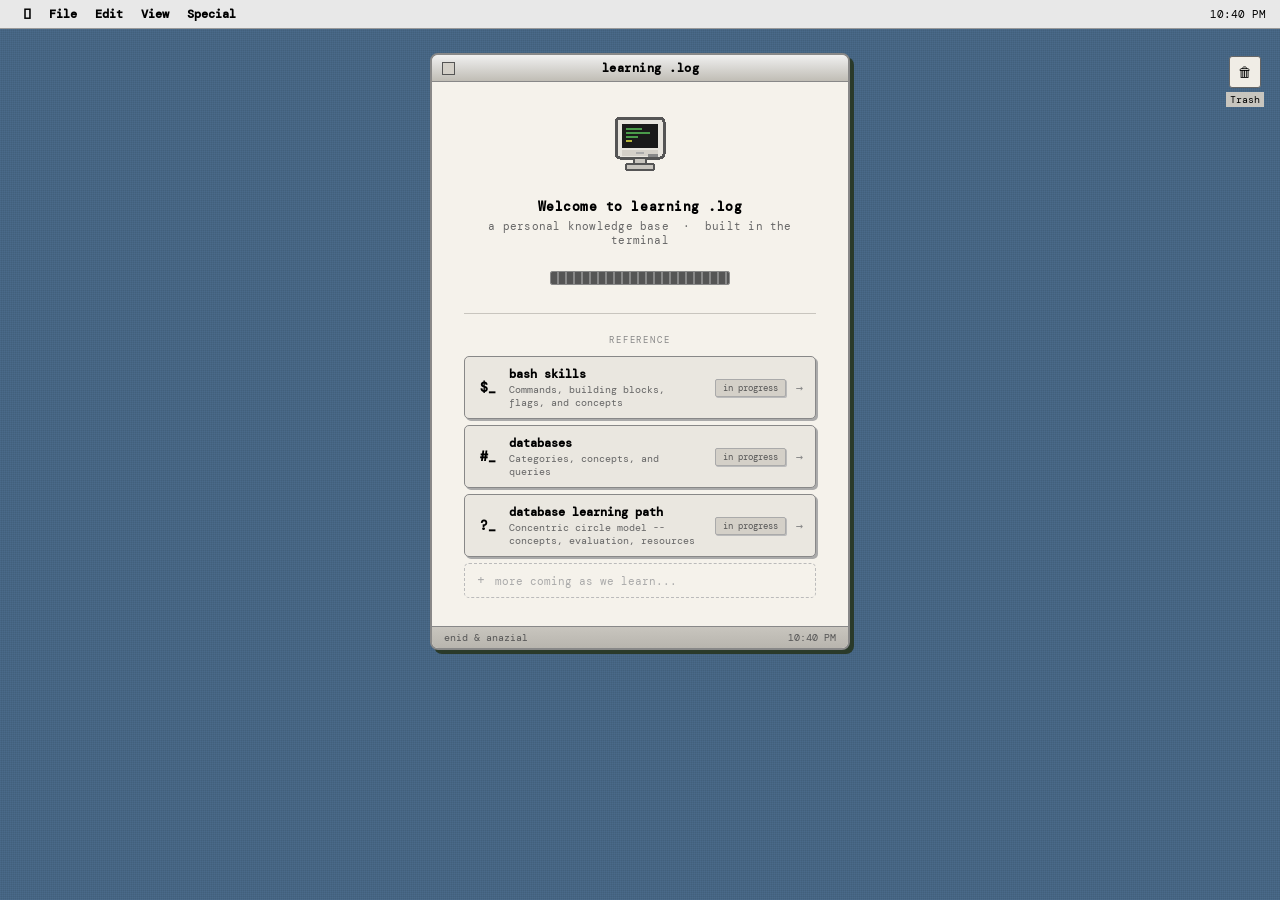
<file: index.html>
<!DOCTYPE html>
<html lang="en">
<head>
<meta charset="UTF-8">
<meta name="viewport" content="width=device-width, initial-scale=1.0">
<title>learning .log</title>
  <link rel="apple-touch-icon" sizes="180x180" href="apple-touch-icon.png">
  <link rel="icon" type="image/gif" sizes="48x48" href="favicon-48.gif">
  <link rel="icon" type="image/gif" sizes="32x32" href="favicon-32.gif">
  <link rel="icon" type="image/png" sizes="32x32" href="favicon-32x32.png">
  <link rel="icon" type="image/png" sizes="16x16" href="favicon-16x16.png">
  <link rel="icon" type="image/x-icon" href="favicon.ico">
  <link rel="manifest" href="site.webmanifest">
  <link href="https://fonts.googleapis.com/css2?family=DM+Mono:ital,wght@0,400;0,500&display=swap" rel="stylesheet">
<link rel="stylesheet" href="style.css">
</head>
<body class="home" data-page="home">

<div class="menubar"></div>

<div class="desktop">

  <div class="startup-window">

    <div class="startup-titlebar">
      <span class="close-box"></span>
      <span class="titlebar-text">learning .log</span>
    </div>

    <div class="startup-body">

      <!-- pixel mac icon as inline SVG -->
      <svg class="mac-icon" viewBox="0 0 32 32" xmlns="http://www.w3.org/2000/svg" shape-rendering="crispEdges">
        <!-- monitor body -->
        <rect x="4" y="2" width="24" height="20" rx="2" fill="#e8e5de" stroke="#555" stroke-width="1.5"/>
        <!-- screen -->
        <rect x="7" y="5" width="18" height="12" fill="#1a1a1a"/>
        <!-- screen content - tiny terminal lines -->
        <rect x="9" y="7" width="8" height="1" fill="#4a9a4a"/>
        <rect x="9" y="9" width="12" height="1" fill="#4a9a4a"/>
        <rect x="9" y="11" width="6" height="1" fill="#4a9a4a"/>
        <rect x="9" y="13" width="3" height="1" fill="#c8c840" opacity="0.9"/>
        <!-- chin -->
        <rect x="7" y="18" width="18" height="3" fill="#d4d0c8" stroke="none"/>
        <rect x="14" y="19" width="4" height="1" fill="#aaa"/>
        <!-- neck -->
        <rect x="13" y="22" width="6" height="3" fill="#c8c5be" stroke="#555" stroke-width="1"/>
        <!-- base -->
        <rect x="9" y="25" width="14" height="3" rx="1" fill="#c8c5be" stroke="#555" stroke-width="1"/>
        <!-- disk slot -->
        <rect x="20" y="20" width="5" height="1.5" fill="#888"/>
      </svg>

      <div class="welcome-text">Welcome to learning .log</div>
      <div class="welcome-sub">a personal knowledge base &nbsp;·&nbsp; built in the terminal</div>

      <div class="progress-wrap">
        <div class="progress-bar"></div>
      </div>

      <hr class="startup-divider">

      <div class="ref-label">Reference</div>

      <div class="links">
        <a href="bash-skills.html" class="link-item">
          <span class="link-icon">$_</span>
          <div class="link-content">
            <div class="link-title">bash skills</div>
            <div class="link-desc">Commands, building blocks, flags, and concepts</div>
          </div>
          <span class="link-badge">in progress</span>
          <span class="link-arrow">→</span>
        </a>

        <a href="databases.html" class="link-item">
          <span class="link-icon">#_</span>
          <div class="link-content">
            <div class="link-title">databases</div>
            <div class="link-desc">Categories, concepts, and queries</div>
          </div>
          <span class="link-badge">in progress</span>
          <span class="link-arrow">&#8594;</span>
        </a>

        <a href="databases-learning-path.html" class="link-item">
          <span class="link-icon">?_</span>
          <div class="link-content">
            <div class="link-title">database learning path</div>
            <div class="link-desc">Concentric circle model -- concepts, evaluation, resources</div>
          </div>
          <span class="link-badge">in progress</span>
          <span class="link-arrow">&#8594;</span>
        </a>

        <div class="coming-soon">
          <span style="font-size:13px;">+</span>
          <span>more coming as we learn...</span>
        </div>
      </div>

    </div>

    <div class="startup-footer">
      <span>enid &amp; anazial</span>
      <span id="footer-time">--:--</span>
    </div>

  </div>

</div>

<!-- desktop trash icon -->
<div class="desktop-icons">
  <div class="desk-icon">
    <div class="desk-icon-img">🗑</div>
    <span class="desk-icon-label">Trash</span>
  </div>
</div>

<script src="data.js"></script>
<script src="app.js"></script>
</body>
</html>
</file>
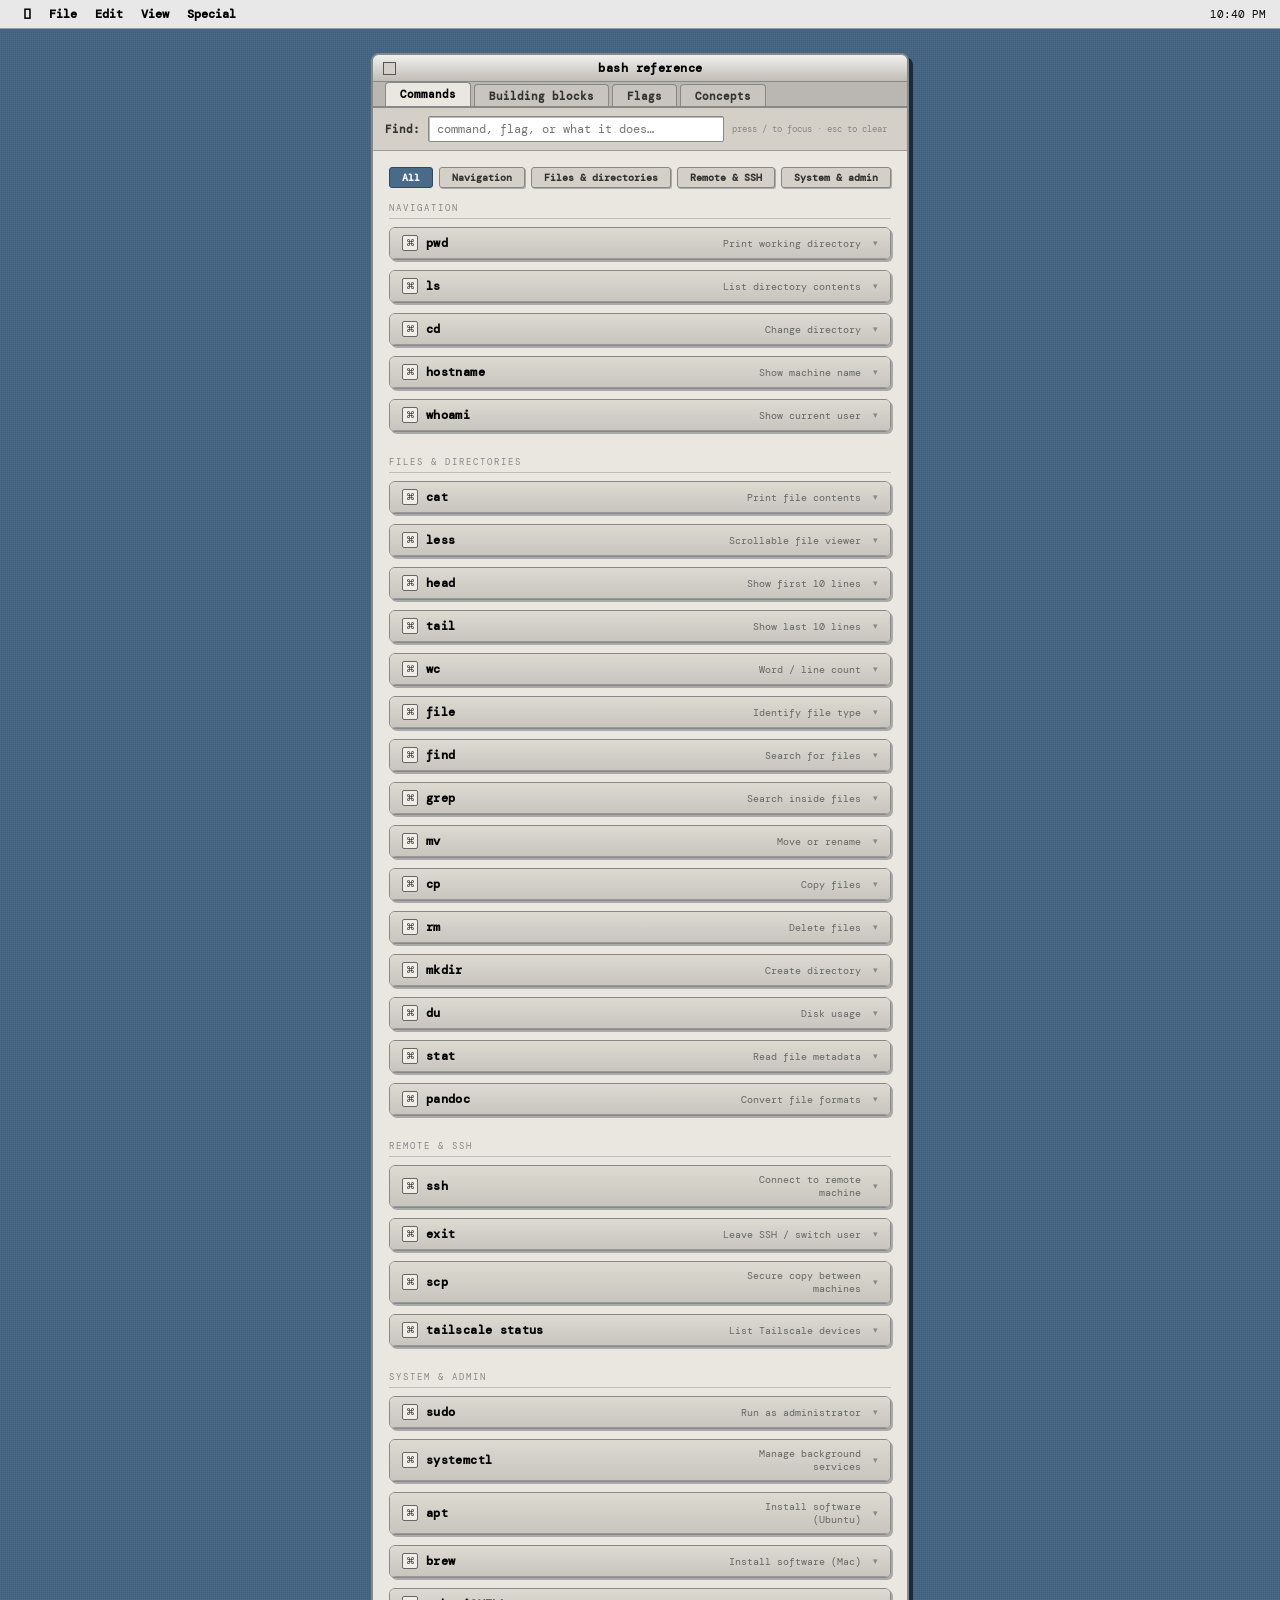
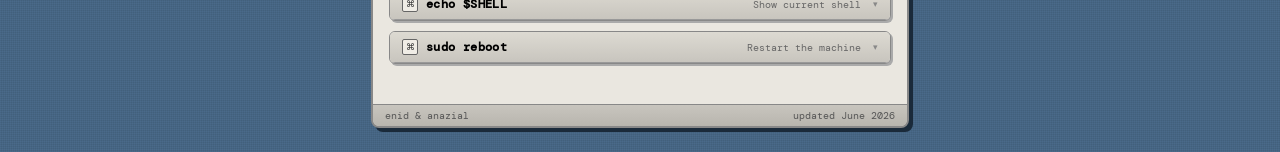
<file: bash-skills.html>
<!DOCTYPE html>
<html lang="en">
<head>
<meta charset="UTF-8">
<meta name="viewport" content="width=device-width, initial-scale=1.0">
<title>bash reference</title>
  <link rel="apple-touch-icon" sizes="180x180" href="apple-touch-icon.png">
  <link rel="icon" type="image/gif" sizes="48x48" href="favicon-48.gif">
  <link rel="icon" type="image/gif" sizes="32x32" href="favicon-32.gif">
  <link rel="icon" type="image/png" sizes="32x32" href="favicon-32x32.png">
  <link rel="icon" type="image/png" sizes="16x16" href="favicon-16x16.png">
  <link rel="icon" type="image/x-icon" href="favicon.ico">
  <link rel="manifest" href="site.webmanifest">
  <link href="https://fonts.googleapis.com/css2?family=DM+Mono:ital,wght@0,300;0,400;0,500;1,300&family=DM+Serif+Display:ital@0;1&display=swap" rel="stylesheet">
  <link rel="stylesheet" href="style.css">
</head>
<body data-page="bash">

<div class="menubar"></div>

<div class="desktop">
<div class="window">

  <div class="titlebar">
    <span class="close-box"></span>
    <span class="title-text">bash reference</span>
  </div>

  <div class="tab-nav">
    <div class="tab active" data-panel="tab-commands" onclick="switchTab('commands',this)">Commands</div>
    <div class="tab" data-panel="tab-blocks" onclick="switchTab('blocks',this)">Building blocks</div>
    <div class="tab" data-panel="tab-flags" onclick="switchTab('flags',this)">Flags</div>
    <div class="tab" data-panel="tab-concepts" onclick="switchTab('concepts',this)">Concepts</div>
  </div>

  <div class="tab-panel active" id="tab-commands"><div class="content"></div></div>
  <div class="tab-panel" id="tab-blocks"><div class="content"></div></div>
  <div class="tab-panel" id="tab-flags"><div class="content"></div></div>
  <div class="tab-panel" id="tab-concepts"><div class="content"></div></div>

  <div class="win-footer">
    <span>enid &amp; anazial</span>
    <span id="footer-date">updated June 2026</span>
  </div>

</div>
</div>

<noscript><p style="text-align:center;color:#fff;font-family:monospace;">This reference needs JavaScript to render its cards.</p></noscript>
<script src="data.js"></script>
<script src="app.js"></script>
</body>
</html>
</file>
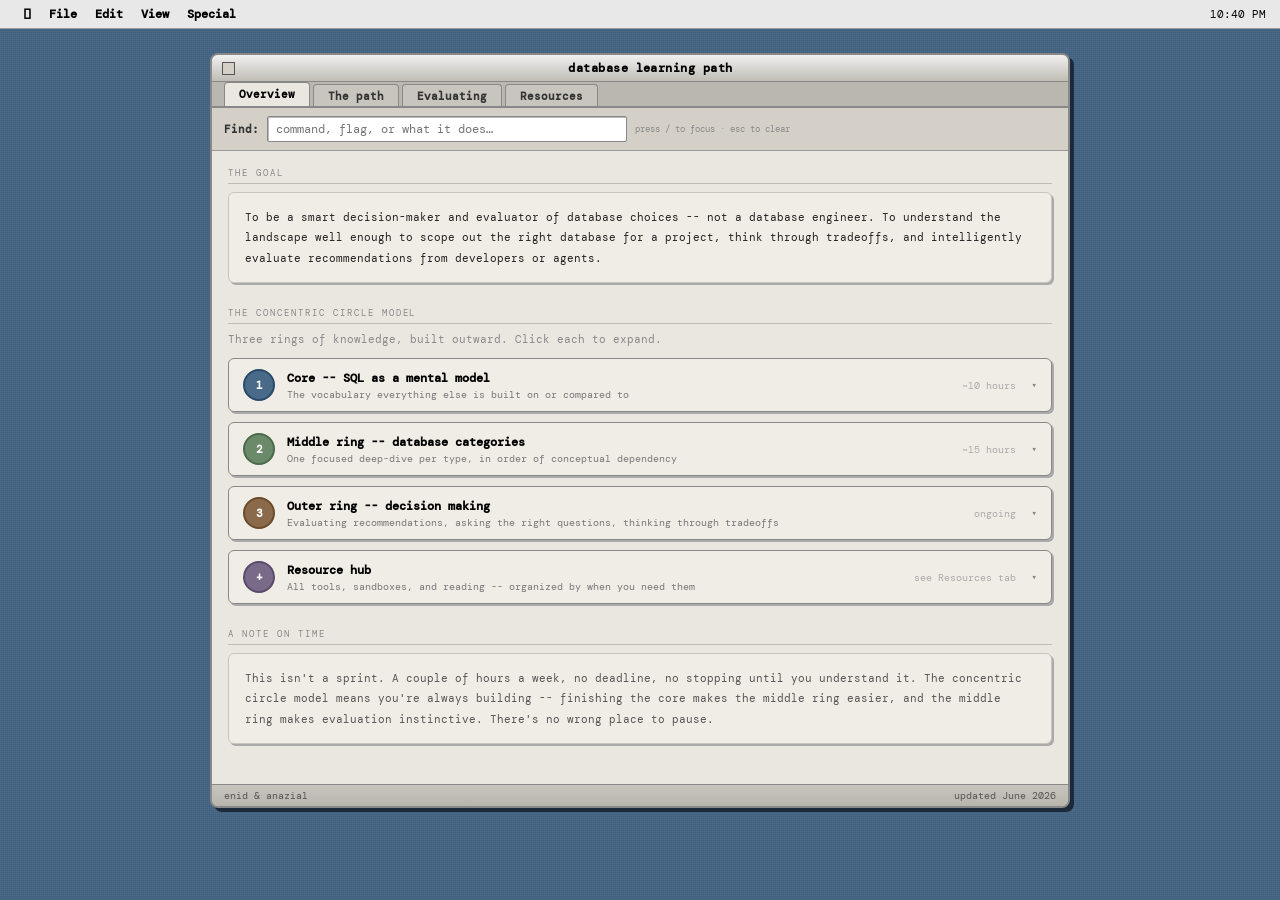
<file: databases-learning-path.html>
<!DOCTYPE html>
<html lang="en">
<head>
<meta charset="UTF-8">
<meta name="viewport" content="width=device-width, initial-scale=1.0">
<title>database learning path -- learning .log</title>
<link rel="apple-touch-icon" sizes="180x180" href="apple-touch-icon.png">
<link rel="icon" type="image/gif" sizes="48x48" href="favicon-48.gif">
<link rel="icon" type="image/gif" sizes="32x32" href="favicon-32.gif">
<link rel="icon" type="image/png" sizes="32x32" href="favicon-32x32.png">
<link rel="icon" type="image/png" sizes="16x16" href="favicon-16x16.png">
<link rel="icon" type="image/x-icon" href="favicon.ico">
<link rel="manifest" href="site.webmanifest">
<link href="https://fonts.googleapis.com/css2?family=DM+Mono:ital,wght@0,300;0,400;0,500;1,300&family=DM+Serif+Display:ital@0;1&display=swap" rel="stylesheet">
<link rel="stylesheet" href="style.css">
</head>
<body data-page="lp">

<div class="menubar"></div>

<div class="desktop">
<div class="window">

  <div class="titlebar">
    <span class="close-box"></span>
    <span class="title-text">database learning path</span>
  </div>

  <div class="tab-nav">
    <div class="tab active" onclick="switchTab('overview',this)">Overview</div>
    <div class="tab" onclick="switchTab('path',this)">The path</div>
    <div class="tab" onclick="switchTab('evaluate',this)">Evaluating</div>
    <div class="tab" onclick="switchTab('resources',this)">Resources</div>
  </div>

  <!-- OVERVIEW -->
  <div class="tab-panel active" id="tab-overview">
    <div class="content">

      <div class="section">
        <div class="section-title">The goal</div>
        <div class="info-box">
          To be a smart decision-maker and evaluator of database choices -- not a database engineer. To understand the landscape well enough to scope out the right database for a project, think through tradeoffs, and intelligently evaluate recommendations from developers or agents.
        </div>
      </div>

      <div class="section">
        <div class="section-title">The concentric circle model</div>
        <p style="font-size:11px;color:#888;margin-bottom:12px;">Three rings of knowledge, built outward. Click each to expand.</p>
        <div class="circles">

          <div class="circle-row" onclick="toggleCard(this)">
            <div class="circle-header">
              <div class="circle-badge core">1</div>
              <div class="circle-info">
                <div class="circle-name">Core -- SQL as a mental model</div>
                <div class="circle-sub">The vocabulary everything else is built on or compared to</div>
              </div>
              <div class="circle-time">~10 hours</div>
              <div class="chevron">&#9662;</div>
            </div>
            <div class="circle-detail">
              <div style="padding-top:12px;">
                <div class="dlabel">What this is</div>
                <div class="dtext">SQL is the baseline language of databases. Even if you never write production SQL, understanding how it thinks -- tables, rows, relationships, joins -- gives you the vocabulary to understand every other database type by comparison. NoSQL is defined by what it isn't. Vector databases are explained relative to what SQL can't do well. It all starts here.</div>
                <div class="dlabel">What you're building</div>
                <div class="dtext">Conceptual fluency. Enough SQL to read and reason about a query, not to write production code. The ability to look at a data structure and understand how it would be represented relationally.</div>
                <div class="dlabel">What you're not doing</div>
                <div class="dtext">Stored procedures. Query optimization. Database administration. Indexing strategies. That's database engineering territory -- not your goal.</div>
                <div class="dlabel">Marker for completion</div>
                <div class="dtext">You can read a SQL query and explain in plain language what it's asking. You can describe the difference between a primary key and a foreign key without looking it up.</div>
              </div>
            </div>
          </div>

          <div class="circle-row" onclick="toggleCard(this)">
            <div class="circle-header">
              <div class="circle-badge middle">2</div>
              <div class="circle-info">
                <div class="circle-name">Middle ring -- database categories</div>
                <div class="circle-sub">One focused deep-dive per type, in order of conceptual dependency</div>
              </div>
              <div class="circle-time">~15 hours</div>
              <div class="chevron">&#9662;</div>
            </div>
            <div class="circle-detail">
              <div style="padding-top:12px;">
                <div class="dlabel">The approach</div>
                <div class="dtext">For each category: understand the core concept, understand when you'd choose it, understand what you'd be giving up, do one sandbox session to make it real. You don't need to master any of these -- you need to place them on a map and understand the tradeoffs.</div>
                <div class="dlabel">The order</div>
                <div class="dtext">Relational first (builds on the core). Then Vector -- moved up because it is increasingly central to modern systems and best understood early. Then Document, Key-Value, and Graph.</div>
                <div class="dlabel">Marker for completion</div>
                <div class="dtext">Given a project description, you can name the likely database category and explain why. You can explain what a vector database is doing that a relational database can't.</div>
              </div>
            </div>
          </div>

          <div class="circle-row" onclick="toggleCard(this)">
            <div class="circle-header">
              <div class="circle-badge outer">3</div>
              <div class="circle-info">
                <div class="circle-name">Outer ring -- decision making</div>
                <div class="circle-sub">Evaluating recommendations, asking the right questions, thinking through tradeoffs</div>
              </div>
              <div class="circle-time">ongoing</div>
              <div class="chevron">&#9662;</div>
            </div>
            <div class="circle-detail">
              <div style="padding-top:12px;">
                <div class="dlabel">What this is</div>
                <div class="dtext">Not a phase you complete -- a way of thinking you develop as the inner rings solidify. The ability to receive a recommendation and interrogate it. To ask "why this and not that" and understand the answer. To recognize when a recommendation is well-reasoned vs when it's just the default.</div>
                <div class="dlabel">Your project as a case study</div>
                <div class="dtext">Apply this thinking to any real system you interact with. What database is it using? Why? What would you change? The best practice is a real project you can interrogate throughout the learning process.</div>
                <div class="dlabel">Marker for completion</div>
                <div class="dtext">There isn't one. This is the goal, not the endpoint.</div>
              </div>
            </div>
          </div>

          <div class="circle-row" onclick="toggleCard(this)">
            <div class="circle-header">
              <div class="circle-badge hub">+</div>
              <div class="circle-info">
                <div class="circle-name">Resource hub</div>
                <div class="circle-sub">All tools, sandboxes, and reading -- organized by when you need them</div>
              </div>
              <div class="circle-time">see Resources tab</div>
              <div class="chevron">&#9662;</div>
            </div>
            <div class="circle-detail">
              <div style="padding-top:12px;">
                <div class="dtext">Everything is in the Resources tab -- organized by which ring it belongs to. Interactive tools, sandboxes, reading, and reference links.</div>
              </div>
            </div>
          </div>

        </div>
      </div>

      <div class="section">
        <div class="section-title">A note on time</div>
        <div class="info-box" style="color:#555;">
          This isn't a sprint. A couple of hours a week, no deadline, no stopping until you understand it. The concentric circle model means you're always building -- finishing the core makes the middle ring easier, and the middle ring makes evaluation instinctive. There's no wrong place to pause.
        </div>
      </div>

    </div>
  </div>

  <!-- THE PATH -->
  <div class="tab-panel" id="tab-path">
    <div class="content">
      <p style="font-size:11px;color:#888;margin-bottom:14px;">The phases in order. Click each to expand goals, approach, and what done looks like.</p>

      <div class="section">
        <div class="section-title">Core -- SQL as a mental model</div>
        <div class="phase-grid">
          <div class="phase-card">
            <div class="phase-header" onclick="toggleCard(this.closest('.phase-card'))">
              <div class="phase-icon sql">S</div>
              <div class="phase-name">SQL concepts &amp; vocabulary</div>
              <div class="phase-est">~5-10 hrs</div>
              <div class="chevron">&#9662;</div>
            </div>
            <div class="phase-detail">
              <div class="dlabel">What to internalize</div>
              <div class="dtext">Tables, rows, columns. Primary and foreign keys. SELECT, WHERE, ORDER BY. JOINs -- what they are and why they exist. GROUP BY and aggregates. Schema as a concept. ACID properties and why transactions exist.</div>
              <div class="dlabel">How</div>
              <div class="dtext">Read first, then do. Start with the Databases reference page here to ground the vocabulary. Then go interactive -- SQL Murder Mystery is the recommended first hands-on experience. Self-directed, low pressure, builds real intuition.</div>
              <div class="dlabel">Deep dive</div>
              <div class="dtext">Work through at least one gamified resource end to end. The goal is to get SQL syntax into your fingers -- not to memorize it, but to feel comfortable reading it. Pay particular attention to JOINs: understanding why they exist (to avoid duplicating data across tables) is the conceptual key to the whole relational model.</div>
              <div class="dlabel">What done looks like</div>
              <div class="dtext">You can read a SQL query and explain in plain language what it's asking. You understand why JOINs exist. You can describe primary vs foreign key without looking it up.</div>
              <div class="dlabel">Start here</div>
              <div class="tag-row">
                <a class="tag hl" href="https://mystery.knightlab.com" target="_blank" onclick="event.stopPropagation()">SQL Murder Mystery</a>
                <a class="tag hl" href="databases.html" target="_blank" onclick="event.stopPropagation()">Databases page</a>
                <a class="tag" href="https://selectstarsql.com" target="_blank" onclick="event.stopPropagation()">Select Star SQL</a>
                <a class="tag" href="https://sqlbolt.com" target="_blank" onclick="event.stopPropagation()">SQLBolt</a>
                <a class="tag" href="https://www.sqlnoir.com" target="_blank" onclick="event.stopPropagation()">SQL Noir</a>
              </div>
            </div>
          </div>
        </div>
      </div>

      <div class="section">
        <div class="section-title">Middle ring -- database categories in order</div>
        <div class="phase-grid">

          <div class="phase-card">
            <div class="phase-header" onclick="toggleCard(this.closest('.phase-card'))">
              <div class="phase-icon rel">R</div>
              <div class="phase-name">1. Relational -- PostgreSQL</div>
              <div class="phase-est">~3 hrs</div>
              <div class="chevron">&#9662;</div>
            </div>
            <div class="phase-detail">
              <div class="dlabel">Why first</div>
              <div class="dtext">Everything in the middle ring is understood relative to relational. Document stores are "relational but flexible." Vector databases are "relational but for meaning not structure." You need the baseline.</div>
              <div class="dlabel">What to internalize</div>
              <div class="dtext">What PostgreSQL is and why it is the default choice for most new projects. How schemas enforce structure and why that matters. What a JOIN does at a data level -- not just the syntax, but the concept of linking normalized data. When relational is the right choice and when it starts to strain.</div>
              <div class="dlabel">Deep dive</div>
              <div class="dtext">Read the Applications tab on the Databases page -- specifically the Instagram and Airbnb examples side by side. They illustrate exactly when relational is the right call (Instagram -- consistent structure, clear relationships) vs when it starts to strain (Airbnb -- every listing is different). Then look at the Brand Name Directory to understand where PostgreSQL sits relative to MySQL, SQLite, and the enterprise options.</div>
              <div class="dlabel">Sandbox</div>
              <div class="dtext">If you want hands-on: SQLBolt has exercises that use a real relational schema. Run through the JOIN exercises specifically -- they are the conceptual core of this phase.</div>
              <div class="dlabel">What done looks like</div>
              <div class="dtext">Given a project with structured, consistent data and clear relationships, you would recommend relational and explain why. You can explain what a schema constraint is and why it matters. You understand why Airbnb might not use relational for listings.</div>
              <div class="dlabel">Resources</div>
              <div class="tag-row">
                <a class="tag hl" href="databases.html" target="_blank" onclick="event.stopPropagation()">Applications tab -- Databases page</a>
                <a class="tag" href="https://sqlbolt.com" target="_blank" onclick="event.stopPropagation()">SQLBolt -- JOIN exercises</a>
                <a class="tag" href="https://www.postgresql.org/docs/current/tutorial.html" target="_blank" onclick="event.stopPropagation()">PostgreSQL docs intro</a>
              </div>
            </div>
          </div>

          <div class="phase-card">
            <div class="phase-header" onclick="toggleCard(this.closest('.phase-card'))">
              <div class="phase-icon vec">V</div>
              <div class="phase-name">2. Vector databases</div>
              <div class="phase-est">~3 hrs</div>
              <div class="chevron">&#9662;</div>
            </div>
            <div class="phase-detail">
              <div class="dlabel">Why second</div>
              <div class="dtext">Vector databases are increasingly central to modern AI-adjacent systems. Understanding them early means you can evaluate architectures that involve semantic search or cross-source querying from the start -- which comes up constantly in AI-era system design.</div>
              <div class="dlabel">What to internalize</div>
              <div class="dtext">What an embedding is -- a mathematical representation of meaning, not just data. What similarity search means vs keyword search: the difference between "find rows where tag = AI" and "find everything conceptually related to AI." Why this category didn't exist before LLMs. The difference between storing data and storing meaning. Key names: Pinecone, Weaviate, Qdrant, Chroma. Also pgvector -- vector search layered inside PostgreSQL, which matters because it means you don't always need a separate vector database.</div>
              <div class="dlabel">Deep dive</div>
              <div class="dtext">Read the Coursera explainer first -- it covers embeddings clearly without assuming ML background. Then try one of the sandboxes. Weaviate has a well-designed onboarding that walks you through storing and querying by similarity without needing to write any embedding code yourself. The goal is to feel what "search by meaning" actually does differently from a SQL WHERE clause.</div>
              <div class="dlabel">Key question to sit with</div>
              <div class="dtext">If someone says "we're using a vector database for search" -- what are they actually doing? What would break if they used a relational database with a LIKE query instead? Being able to answer that concretely is the marker for this phase.</div>
              <div class="dlabel">What done looks like</div>
              <div class="dtext">You can explain what an embedding is to someone who hasn't heard the term. You understand why a knowledge base with cross-source querying needs a vector layer and not just tags or keyword search.</div>
              <div class="dlabel">Resources</div>
              <div class="tag-row">
                <a class="tag hl" href="https://weaviate.io" target="_blank" onclick="event.stopPropagation()">Weaviate sandbox</a>
                <a class="tag hl" href="https://qdrant.tech" target="_blank" onclick="event.stopPropagation()">Qdrant sandbox</a>
                <a class="tag" href="https://www.coursera.org/articles/vector-database" target="_blank" onclick="event.stopPropagation()">Coursera -- Vector DB explained</a>
              </div>
            </div>
          </div>

          <div class="phase-card">
            <div class="phase-header" onclick="toggleCard(this.closest('.phase-card'))">
              <div class="phase-icon doc">D</div>
              <div class="phase-name">3. Document -- MongoDB</div>
              <div class="phase-est">~3 hrs</div>
              <div class="chevron">&#9662;</div>
            </div>
            <div class="phase-detail">
              <div class="dlabel">What to internalize</div>
              <div class="dtext">Collections vs tables. Documents vs rows. Why flexible schema matters -- and when it becomes a problem. The key tension: flexibility vs consistency. Embedding vs referencing -- when do you nest data inside a document vs point to another document? Why MongoDB became the most popular NoSQL database and what it sacrifices to get there.</div>
              <div class="dlabel">A good mental model</div>
              <div class="dtext">Think about content that varies by type -- a PDF has different metadata than a video, which has different metadata than a URL. A relational schema would require many nullable columns or complex joins to handle this. A document store lets each record carry exactly the fields it needs, nothing more. This is the core tradeoff: flexibility at the cost of enforced consistency.</div>
              <div class="dlabel">Deep dive</div>
              <div class="dtext">Read the Airbnb example in the Applications tab on the Databases page -- it's the clearest real-world illustration of why you'd choose document over relational. Then try MongoDB Atlas free tier: create a collection, insert a few documents with different shapes, and query across them. The moment you insert two documents with different fields into the same collection and it just works -- that's the "aha" for this phase.</div>
              <div class="dlabel">Watch for</div>
              <div class="dtext">The flexible schema that feels like a feature early on can become a liability at scale -- when no two documents look the same and you need to query across all of them. Understanding when document stores cause problems is as important as understanding when they solve them.</div>
              <div class="dlabel">What done looks like</div>
              <div class="dtext">You can explain why a content management system or product catalog would use a document store over relational. You understand the tradeoff between flexibility and consistency. You can describe what "embedding vs referencing" means in document database design.</div>
              <div class="dlabel">Resources</div>
              <div class="tag-row">
                <a class="tag hl" href="https://www.mongodb.com/atlas" target="_blank" onclick="event.stopPropagation()">MongoDB Atlas free tier</a>
                <a class="tag hl" href="databases.html" target="_blank" onclick="event.stopPropagation()">Applications tab -- Databases page</a>
                <a class="tag" href="https://www.mongodb.com/docs/manual/introduction" target="_blank" onclick="event.stopPropagation()">MongoDB docs intro</a>
              </div>
            </div>
          </div>

          <div class="phase-card">
            <div class="phase-header" onclick="toggleCard(this.closest('.phase-card'))">
              <div class="phase-icon kv">K</div>
              <div class="phase-name">4. Key-value -- Redis</div>
              <div class="phase-est">~2 hrs</div>
              <div class="chevron">&#9662;</div>
            </div>
            <div class="phase-detail">
              <div class="dlabel">What to internalize</div>
              <div class="dtext">The dictionary mental model -- every piece of data is stored under a unique key and retrieved by that key. Why in-memory is fast (no disk reads). TTLs and expiration -- why you'd want data to automatically disappear after a set time. Why Redis is almost always used alongside another database, not instead of one. Common use cases: caching (store the result of an expensive query so you don't run it again), sessions, rate limiting, queues.</div>
              <div class="dlabel">Deep dive</div>
              <div class="dtext">The Redis online editor lets you run commands in the browser without installing anything. Try SET, GET, EXPIRE, and TTL. Then look at the Twitter/X example in the Applications tab -- it's the clearest illustration of what caching actually solves and why you'd reach for Redis specifically. The key insight: Redis is not a replacement for your main database. It's a fast layer in front of it.</div>
              <div class="dlabel">Key question to sit with</div>
              <div class="dtext">If a developer says "we cache that in Redis" -- what does that mean concretely? Where does the real data live? What happens if Redis goes down? Being able to answer those three questions is the marker for this phase.</div>
              <div class="dlabel">What done looks like</div>
              <div class="dtext">If someone recommends adding Redis to a project, you understand what problem it's solving and what it isn't responsible for. You can explain the caching pattern -- source of truth in a relational database, hot data in Redis -- without looking it up.</div>
              <div class="dlabel">Resources</div>
              <div class="tag-row">
                <a class="tag hl" href="https://redis.io/docs/getting-started" target="_blank" onclick="event.stopPropagation()">Redis online editor</a>
                <a class="tag hl" href="databases.html" target="_blank" onclick="event.stopPropagation()">Applications tab -- Databases page</a>
                <a class="tag" href="https://redis.io/docs/manual" target="_blank" onclick="event.stopPropagation()">Redis docs</a>
              </div>
            </div>
          </div>

          <div class="phase-card">
            <div class="phase-header" onclick="toggleCard(this.closest('.phase-card'))">
              <div class="phase-icon graph">G</div>
              <div class="phase-name">5. Graph -- Neo4j</div>
              <div class="phase-est">~3 hrs</div>
              <div class="chevron">&#9662;</div>
            </div>
            <div class="phase-detail">
              <div class="dlabel">What to internalize</div>
              <div class="dtext">Nodes (things) and edges (relationships between things) as the primary data model. Traversal vs JOIN -- in a relational database, connecting two things requires a JOIN across tables; in a graph database, relationships are first-class citizens stored directly as edges. This is a fundamentally different operation at a structural level. When "how things are connected" and "through how many steps" matters more than "what things contain." Cypher query language at a surface level -- enough to read a query, not write production code.</div>
              <div class="dlabel">Deep dive</div>
              <div class="dtext">Read the LinkedIn example in the Applications tab -- "people you may know" is the canonical graph problem and it makes the case clearly. Then try the Neo4j sandbox: it loads a pre-built movie database and walks you through Cypher queries. The goal is to run a traversal query -- "find all actors who worked with someone who worked with Tom Hanks" -- and feel the difference from a SQL JOIN. That query would require multiple JOINs and subqueries in SQL. In Cypher it's one line.</div>
              <div class="dlabel">Watch for</div>
              <div class="dtext">Graph databases are specialized. They are not a replacement for relational -- most systems that use Neo4j also use PostgreSQL for everything that isn't relationship traversal. The question is never "should we use graph instead of relational" -- it's "do we have a relationship traversal problem that justifies adding a graph layer?"</div>
              <div class="dlabel">What done looks like</div>
              <div class="dtext">You can describe a use case where graph is clearly the right choice and explain in concrete terms why relational would struggle with the same problem. You can read a Cypher query and understand roughly what it's asking.</div>
              <div class="dlabel">Resources</div>
              <div class="tag-row">
                <a class="tag hl" href="https://neo4j.com/sandbox" target="_blank" onclick="event.stopPropagation()">Neo4j browser sandbox</a>
                <a class="tag hl" href="databases.html" target="_blank" onclick="event.stopPropagation()">Applications tab -- Databases page</a>
                <a class="tag" href="https://neo4j.com/blog/graph-database/graph-database-vs-relational-database" target="_blank" onclick="event.stopPropagation()">Neo4j -- graph vs relational</a>
              </div>
            </div>
          </div>

        </div>
      </div>

      <div class="section">
        <div class="section-title">Outer ring -- decision making</div>
        <div class="phase-grid">
          <div class="phase-card">
            <div class="phase-header" onclick="toggleCard(this.closest('.phase-card'))">
              <div class="phase-icon decision">?</div>
              <div class="phase-name">Evaluating recommendations</div>
              <div class="phase-est">ongoing</div>
              <div class="chevron">&#9662;</div>
            </div>
            <div class="phase-detail">
              <div class="dlabel">What this is</div>
              <div class="dtext">The ability to receive a database recommendation and ask the right questions. To understand whether it's well-reasoned or just the default. To think through tradeoffs without needing to implement them.</div>
              <div class="dlabel">How you build this</div>
              <div class="dtext">It emerges from the inner rings. As each category becomes familiar, evaluation becomes instinctive. The Evaluating tab gives you the specific questions to ask.</div>
              <div class="dlabel">Your project as practice</div>
              <div class="dtext">At every stage, apply the thinking to a real system you interact with. What is it storing? How is it querying? What database is it likely using? Is that the right choice? Why or why not?</div>
            </div>
          </div>
        </div>
      </div>

    </div>
  </div>

  <!-- EVALUATING -->
  <div class="tab-panel" id="tab-evaluate">
    <div class="content">
      <p style="font-size:11px;color:#888;margin-bottom:14px;">Questions to ask when evaluating a database recommendation. Click to expand the reasoning.</p>

      <div class="section">
        <div class="section-title">Questions about the data</div>
        <div class="question-list">

          <div class="question-card" onclick="toggleCard(this)">
            <div class="question-top">
              <div class="question-text">What does the data actually look like -- and does it have a consistent structure?</div>
              <div class="chevron">&#9662;</div>
            </div>
            <div class="question-detail">
              If every record looks the same (same fields, same types), relational is probably right. If records vary significantly -- different fields per item, nested structures -- a document store may be better. This is the first filter.
            </div>
          </div>

          <div class="question-card" onclick="toggleCard(this)">
            <div class="question-top">
              <div class="question-text">Are the relationships between data points as important as the data itself?</div>
              <div class="chevron">&#9662;</div>
            </div>
            <div class="question-detail">
              If you're constantly asking "what is connected to what, and through how many steps," that's a graph problem. If your relationships are simple (this order belongs to this user), relational handles it fine. The complexity of relationship traversal is the key question.
            </div>
          </div>

          <div class="question-card" onclick="toggleCard(this)">
            <div class="question-top">
              <div class="question-text">Is the querying keyword-based or meaning-based?</div>
              <div class="chevron">&#9662;</div>
            </div>
            <div class="question-detail">
              "Find all records tagged 'machine learning'" is keyword-based -- any database handles this. "Find everything conceptually related to machine learning" is meaning-based -- that requires a vector layer. If cross-source querying needs to surface conceptually related content, vector is involved.
            </div>
          </div>

          <div class="question-card" onclick="toggleCard(this)">
            <div class="question-top">
              <div class="question-text">How does the data change over time -- and how often?</div>
              <div class="chevron">&#9662;</div>
            </div>
            <div class="question-detail">
              Relational databases handle frequent updates to individual records well. Time-series databases are for append-only, time-stamped data queried by range. Columnar databases are optimized for reads across many rows, not frequent writes. The write pattern shapes the choice.
            </div>
          </div>

        </div>
      </div>

      <div class="section">
        <div class="section-title">Questions about the recommendation</div>
        <div class="question-list">

          <div class="question-card" onclick="toggleCard(this)">
            <div class="question-top">
              <div class="question-text">Why this database specifically -- not just this category?</div>
              <div class="chevron">&#9662;</div>
            </div>
            <div class="question-detail">
              "We need a document database" is a category choice. "We're using MongoDB" is a product choice. They're different decisions. Ask why MongoDB over Firestore, or PostgreSQL over MySQL. The answer reveals whether the recommendation is well-reasoned or just habitual.
            </div>
          </div>

          <div class="question-card" onclick="toggleCard(this)">
            <div class="question-top">
              <div class="question-text">What are we giving up with this choice?</div>
              <div class="chevron">&#9662;</div>
            </div>
            <div class="question-detail">
              Every database choice is a tradeoff. Document stores sacrifice consistency for flexibility. Key-value stores sacrifice queryability for speed. A good recommendation comes with an honest account of what you're trading. If someone can't articulate the tradeoff, the recommendation isn't well-reasoned.
            </div>
          </div>

          <div class="question-card" onclick="toggleCard(this)">
            <div class="question-top">
              <div class="question-text">Is this the right database for now, or for where we're going?</div>
              <div class="chevron">&#9662;</div>
            </div>
            <div class="question-detail">
              SQLite is perfect for a local prototype. It doesn't scale to a million users. PostgreSQL scales much further. Ask whether the recommendation accounts for scale -- and whether that scale is actually realistic for this project.
            </div>
          </div>

          <div class="question-card" onclick="toggleCard(this)">
            <div class="question-top">
              <div class="question-text">Is this a single-database recommendation or a layered one?</div>
              <div class="chevron">&#9662;</div>
            </div>
            <div class="question-detail">
              Most real systems use more than one database type. PostgreSQL for structured data, Redis for caching, a vector store for semantic search. A recommendation that tries to do everything with one database may be oversimplified. Ask whether the architecture accounts for different access patterns having different storage needs.
            </div>
          </div>

          <div class="question-card" onclick="toggleCard(this)">
            <div class="question-top">
              <div class="question-text">Is this the default choice, or the right choice?</div>
              <div class="chevron">&#9662;</div>
            </div>
            <div class="question-detail">
              Developers and agents have defaults -- technologies they know, ecosystems they're comfortable in. Ask what alternatives were considered and why they were ruled out. The answer tells you a lot about the depth of the reasoning.
            </div>
          </div>

        </div>
      </div>

      <div class="section">
        <div class="section-title">A worked example -- knowledge base systems</div>
        <div class="info-box">
          <div class="dlabel" style="margin-top:0;">The project</div>
          <div class="dtext">A knowledge base that ingests content from multiple source types (documents, URLs, video transcripts), categorizes it, creates stub entries, and allows querying across sources by concept.</div>
          <div class="dlabel">Likely database layers</div>
          <div class="dtext"><strong>Document or relational</strong> -- for the stub entries. If metadata varies by source type, document is more natural. If it's consistent, relational works fine.<br><br><strong>Vector</strong> -- for querying by meaning across sources. "Find everything related to X" requires embedding the content and doing similarity search. Almost certainly in the stack.<br><br><strong>Key-value (maybe)</strong> -- for caching frequent queries or session state.</div>
          <div class="dlabel">Questions to ask</div>
          <div class="dtext">What database is storing the entries? How is cross-source querying implemented -- keyword or semantic? Is there a vector store involved? If so, which one and why?</div>
        </div>
      </div>

    </div>
  </div>

  <!-- RESOURCES -->
  <div class="tab-panel" id="tab-resources">
    <div class="content">
      <p style="font-size:11px;color:#888;margin-bottom:14px;">All resources organized by when you need them. Opens in a new tab.</p>

      <div class="section">
        <div class="section-title">Core -- SQL concepts</div>
        <div class="resource-list">
          <a href="https://mystery.knightlab.com" target="_blank" class="resource-item">
            <div class="resource-name">SQL Murder Mystery</div>
            <div class="resource-desc">Solve a murder using SQL. Best first hands-on experience.</div>
            <div class="rtag fun">fun</div>
          </a>
          <a href="https://selectstarsql.com" target="_blank" class="resource-item">
            <div class="resource-name">Select Star SQL</div>
            <div class="resource-desc">Interactive SQL tutorial. Concept-first, real data.</div>
            <div class="rtag free">free</div>
          </a>
          <a href="https://sqlbolt.com" target="_blank" class="resource-item">
            <div class="resource-name">SQLBolt</div>
            <div class="resource-desc">18 interactive lessons in browser. Quick and structured.</div>
            <div class="rtag free">free</div>
          </a>
          <a href="https://www.sqlnoir.com" target="_blank" class="resource-item">
            <div class="resource-name">SQL Noir</div>
            <div class="resource-desc">Detective game -- solve cases with SQL queries.</div>
            <div class="rtag fun">fun</div>
          </a>
          <a href="https://lost-at-sql.therobinlord.com" target="_blank" class="resource-item">
            <div class="resource-name">Lost at SQL</div>
            <div class="resource-desc">Game-based SQL learning.</div>
            <div class="rtag fun">fun</div>
          </a>
        </div>
      </div>

      <div class="section">
        <div class="section-title">Middle ring -- sandboxes</div>
        <div class="resource-list">
          <a href="https://neo4j.com/sandbox" target="_blank" class="resource-item">
            <div class="resource-name">Neo4j Sandbox</div>
            <div class="resource-desc">Graph database -- browser-based, no install required.</div>
            <div class="rtag sandbox">sandbox</div>
          </a>
          <a href="https://www.mongodb.com/atlas" target="_blank" class="resource-item">
            <div class="resource-name">MongoDB Atlas</div>
            <div class="resource-desc">Document database -- free tier, cloud-hosted.</div>
            <div class="rtag sandbox">sandbox</div>
          </a>
          <a href="https://redis.io/docs/getting-started" target="_blank" class="resource-item">
            <div class="resource-name">Redis Online Editor</div>
            <div class="resource-desc">Key-value -- try Redis commands in browser.</div>
            <div class="rtag sandbox">sandbox</div>
          </a>
          <a href="https://weaviate.io" target="_blank" class="resource-item">
            <div class="resource-name">Weaviate</div>
            <div class="resource-desc">Vector database -- free cloud tier.</div>
            <div class="rtag sandbox">sandbox</div>
          </a>
          <a href="https://qdrant.tech" target="_blank" class="resource-item">
            <div class="resource-name">Qdrant</div>
            <div class="resource-desc">Vector database -- free cloud tier. Alternative to Weaviate.</div>
            <div class="rtag sandbox">sandbox</div>
          </a>
        </div>
      </div>

      <div class="section">
        <div class="section-title">Reading -- comparisons &amp; concepts</div>
        <div class="resource-list">
          <a href="https://rivery.io/data-learning-center/database-types-guide" target="_blank" class="resource-item">
            <div class="resource-name">Rivery -- Database types guide</div>
            <div class="resource-desc">Comprehensive comparison tables. SQL vs NoSQL vs Graph.</div>
            <div class="rtag reading">reading</div>
          </a>
          <a href="https://www.ibm.com/think/topics/sql-vs-nosql" target="_blank" class="resource-item">
            <div class="resource-name">IBM -- SQL vs NoSQL</div>
            <div class="resource-desc">Vendor-neutral comparison. Clear and well-structured.</div>
            <div class="rtag reading">reading</div>
          </a>
          <a href="https://neo4j.com/blog/graph-database/graph-database-vs-relational-database" target="_blank" class="resource-item">
            <div class="resource-name">Neo4j -- Graph vs Relational</div>
            <div class="resource-desc">When graph is the right choice and why.</div>
            <div class="rtag reading">reading</div>
          </a>
          <a href="https://www.coursera.org/articles/vector-database" target="_blank" class="resource-item">
            <div class="resource-name">Coursera -- Vector databases explained</div>
            <div class="resource-desc">Clear intro to embeddings and similarity search.</div>
            <div class="rtag reading">reading</div>
          </a>
          <a href="https://db-engines.com/en/ranking" target="_blank" class="resource-item">
            <div class="resource-name">DB-Engines Ranking</div>
            <div class="resource-desc">Current popularity ranking of all database engines.</div>
            <div class="rtag reading">reading</div>
          </a>
          <a href="https://linkedin.github.io/school-of-sre/level101/databases_nosql/intro" target="_blank" class="resource-item">
            <div class="resource-name">LinkedIn School of SRE -- NoSQL</div>
            <div class="resource-desc">LinkedIn's internal SRE training, released free. Concept-first.</div>
            <div class="rtag reading">reading</div>
          </a>
        </div>
      </div>

    </div>
  </div>

  <div class="win-footer">
    <span>enid &amp; anazial</span>
    <span>updated June 2026</span>
  </div>

</div>
</div>

<script src="data.js"></script>
<script src="app.js"></script>
</body>
</html>
</file>
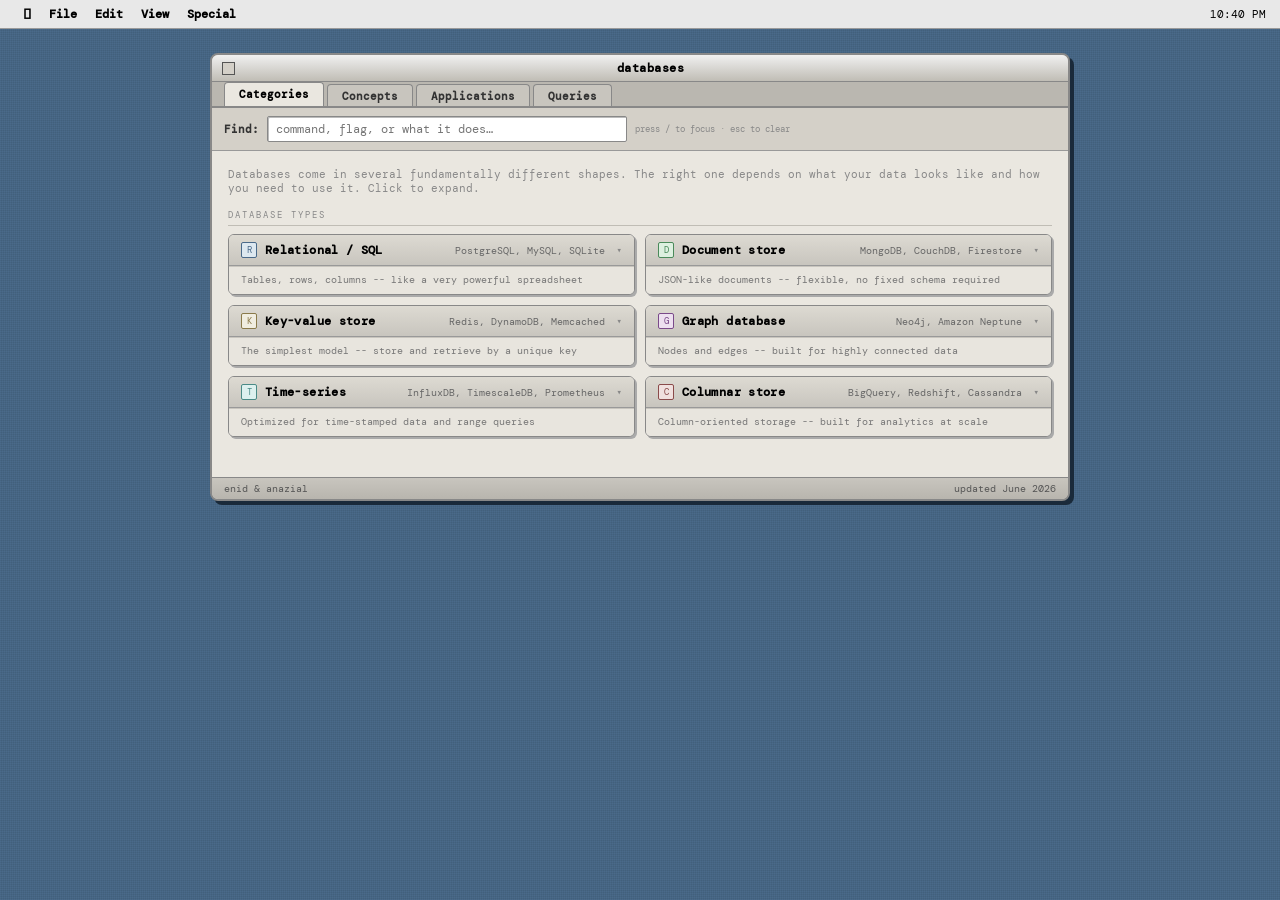
<file: databases.html>
<!DOCTYPE html>
<html lang="en">
<head>
<meta charset="UTF-8">
<meta name="viewport" content="width=device-width, initial-scale=1.0">
<title>databases -- learning .log</title>
  <link rel="apple-touch-icon" sizes="180x180" href="apple-touch-icon.png">
  <link rel="icon" type="image/gif" sizes="48x48" href="favicon-48.gif">
  <link rel="icon" type="image/gif" sizes="32x32" href="favicon-32.gif">
  <link rel="icon" type="image/png" sizes="32x32" href="favicon-32x32.png">
  <link rel="icon" type="image/png" sizes="16x16" href="favicon-16x16.png">
  <link rel="icon" type="image/x-icon" href="favicon.ico">
  <link rel="manifest" href="site.webmanifest">
  <link href="https://fonts.googleapis.com/css2?family=DM+Mono:ital,wght@0,300;0,400;0,500;1,300&family=DM+Serif+Display:ital@0;1&display=swap" rel="stylesheet">
  <link rel="stylesheet" href="style.css">
</head>
<body data-page="db">

<div class="menubar"></div>

<div class="desktop">
<div class="window">

  <div class="titlebar">
    <span class="close-box"></span>
    <span class="title-text">databases</span>
  </div>

  <div class="tab-nav">
    <div class="tab active" data-panel="tab-categories" onclick="switchTab('categories',this)">Categories</div>
    <div class="tab" data-panel="tab-concepts" onclick="switchTab('concepts',this)">Concepts</div>
    <div class="tab" data-panel="tab-applications" onclick="switchTab('applications',this)">Applications</div>
    <div class="tab" data-panel="tab-queries" onclick="switchTab('queries',this)">Queries</div>
  </div>

  <div class="tab-panel active" id="tab-categories"><div class="content"></div></div>
  <div class="tab-panel" id="tab-concepts"><div class="content"></div></div>
  <div class="tab-panel" id="tab-applications"><div class="content"></div></div>
  <div class="tab-panel" id="tab-queries"><div class="content"></div></div>

  <div class="win-footer">
    <span>enid &amp; anazial</span>
    <span>updated June 2026</span>
  </div>

</div>
</div>

<noscript><p style="text-align:center;color:#fff;font-family:monospace;">This reference needs JavaScript to render its cards.</p></noscript>
<script src="data.js"></script>
<script src="app.js"></script>
</body>
</html>
</file>
<file: style.css>
*, *::before, *::after { box-sizing: border-box; margin: 0; padding: 0; }

body {
  background: #4a6a8a;
  background-image:
    repeating-linear-gradient(0deg, transparent, transparent 1px, rgba(0,0,0,0.05) 1px, rgba(0,0,0,0.05) 2px),
    repeating-linear-gradient(90deg, transparent, transparent 1px, rgba(0,0,0,0.05) 1px, rgba(0,0,0,0.05) 2px);
  background-size: 8px 8px;
  min-height: 100vh;
  padding: 0;
  font-family: 'DM Mono', monospace;
}

/* ── MENU BAR ── */
.menubar {
  background: #e8e8e8;
  border-bottom: 1px solid #999;
  padding: 3px 14px;
  font-size: 12px;
  font-weight: bold;
  display: flex;
  gap: 18px;
  align-items: center;
  position: sticky;
  top: 0;
  z-index: 100;
}

.menubar .apple { font-size: 14px; }

.menubar span { color: #000; cursor: default; user-select: none; }

.menubar .clock { margin-left: auto; font-size: 11px; font-weight: normal; }

/* ── DESKTOP PADDING ── */
.desktop { padding: 20px 16px 40px; }

/* ── WINDOW ── */
.window {
  background: #d4d0c8;
  border-radius: 8px;
  border: 2px solid #888;
  box-shadow: 4px 4px 0 #2a3a4a;
  overflow: hidden;
  max-width: 860px;
  margin: 0 auto;
  animation: fadeUp 0.4s ease both;
}

@keyframes fadeUp { from { opacity:0; transform:translateY(12px); } to { opacity:1; transform:translateY(0); } }

/* ── TITLE BAR ── */
.titlebar {
  background: linear-gradient(180deg, #f0f0f0 0%, #c0bdb5 100%);
  border-bottom: 1px solid #888;
  padding: 5px 10px;
  display: flex;
  align-items: center;
  gap: 8px;
  user-select: none;
}

.close-box { width: 13px; height: 13px; border: 1.5px solid #555; background: #d4d0c8; flex-shrink: 0; }

.title-text {
  font-size: 12px;
  font-weight: bold;
  color: #000;
  flex: 1;
  text-align: center;
  letter-spacing: 0.04em;
}

/* ── TABS ── */
.tab-nav {
  background: #bab7b0;
  border-bottom: 2px solid #888;
  display: flex;
  padding: 0 12px;
  gap: 3px;
  align-items: flex-end;
  overflow-x: auto;
  -webkit-overflow-scrolling: touch;
}

.tab {
  background: #c8c5be;
  border: 1.5px solid #888;
  border-bottom: none;
  border-radius: 4px 4px 0 0;
  padding: 4px 14px 5px;
  font-size: 11px;
  font-weight: bold;
  font-family: 'DM Mono', monospace;
  color: #333;
  cursor: pointer;
  margin-bottom: -2px;
  white-space: nowrap;
  user-select: none;
  transition: background 0.1s;
}

.tab:hover { background: #d0cdc6; }

.tab.active {
  background: #eae7e0;
  border-bottom: 2px solid #eae7e0;
  color: #000;
  z-index: 1;
}

/* ── CONTENT ── */
.content { background: #eae7e0; padding: 16px; }

.tab-panel { display: none; }

.tab-panel.active { display: block; }

/* ── FILTER PILLS ── */
.filter-row { display: flex; gap: 6px; flex-wrap: wrap; margin-bottom: 14px; }

.fpill {
  background: #d4d0c8;
  border: 1.5px solid #888;
  border-radius: 3px;
  padding: 3px 12px;
  font-size: 10px;
  font-family: 'DM Mono', monospace;
  font-weight: bold;
  color: #333;
  cursor: pointer;
  box-shadow: 1px 1px 0 #aaa;
  user-select: none;
  transition: all 0.1s;
}

.fpill:hover { background: #c8c5be; }

.fpill.active { background: #4a6a8a; color: #fff; border-color: #2a4a6a; box-shadow: none; }

/* ── SECTION ── */
.section { margin-bottom: 20px; }

.section-title {
  font-size: 9px;
  text-transform: uppercase;
  letter-spacing: 0.22em;
  color: #888;
  margin-bottom: 8px;
  padding-bottom: 4px;
  border-bottom: 1px solid #c0bdb5;
}

/* ── CARD GRID ── */
.cards { display: grid; grid-template-columns: repeat(auto-fill, minmax(300px, 1fr)); gap: 10px; }

/* ── CARD ── */
.card {
  background: #f0ede6;
  border: 1.5px solid #888;
  border-radius: 6px;
  box-shadow: 2px 2px 0 #aaa;
  overflow: hidden;
  transition: box-shadow 0.1s, transform 0.1s;
}

.card:hover { box-shadow: 3px 3px 0 #888; }

.card-header {
  background: linear-gradient(180deg, #dddad2 0%, #c8c5be 100%);
  border-bottom: 1px solid #999;
  padding: 7px 12px;
  display: flex;
  align-items: center;
  gap: 8px;
  cursor: pointer;
  user-select: none;
}

.card-icon {
  width: 16px; height: 16px;
  background: #f0ede6;
  border: 1.5px solid #666;
  border-radius: 2px;
  display: inline-flex;
  align-items: center;
  justify-content: center;
  font-size: 9px;
  flex-shrink: 0;
  color: #333;
}

.card-cmd { font-size: 12px; font-weight: bold; color: #000; letter-spacing: 0.03em; }

.card-desc { font-size: 10px; color: #666; margin-left: auto; text-align: right; max-width: 140px; }

.chevron { font-size: 9px; color: #888; transition: transform 0.2s; flex-shrink: 0; margin-left: 4px; }

.card.open .chevron { transform: rotate(180deg); }

.card-detail {
  display: none;
  padding: 10px 12px 12px;
  font-size: 11px;
  line-height: 1.75;
  color: #1a1a1a;
  user-select: text;
  cursor: text;
  animation: slideDown 0.15s ease;
}

@keyframes slideDown { from { opacity:0; transform:translateY(-3px); } to { opacity:1; transform:translateY(0); } }

.card.open .card-detail { display: block; }

.dlabel {
  font-size: 9px;
  text-transform: uppercase;
  letter-spacing: 0.18em;
  color: #888;
  margin-top: 10px;
  margin-bottom: 3px;
}

.dlabel:first-child { margin-top: 0; }

.dtext { font-size: 11px; color: #222; line-height: 1.75; }

.dcode {
  display: block;
  background: #1a1a1a;
  color: #c8e0a8;
  border: 1px solid #444;
  border-radius: 3px;
  padding: 7px 10px;
  font-size: 10.5px;
  font-family: 'DM Mono', monospace;
  line-height: 1.65;
  white-space: pre-wrap;
  word-break: break-all;
  overflow-wrap: break-word;
  user-select: text;
}

.flag-row { display: flex; flex-wrap: wrap; gap: 4px; margin-top: 4px; }

.flag-chip {
  background: #d4d0c8;
  border: 1.5px solid #888;
  border-radius: 3px;
  padding: 2px 9px;
  font-size: 10px;
  font-family: 'DM Mono', monospace;
  color: #000;
  cursor: pointer;
  box-shadow: 1px 1px 0 #aaa;
  transition: all 0.1s;
  user-select: none;
}

.flag-chip:hover { background: #4a6a8a; color: #fff; border-color: #2a4a6a; box-shadow: none; }

.flag-chip.lit { background: #4a6a8a; color: #fff; border-color: #2a4a6a; box-shadow: none; }

/* ── FLAG INDEX ── */
.flag-grid { display: grid; grid-template-columns: repeat(auto-fill, minmax(300px, 1fr)); gap: 10px; }

.flag-card {
  background: #f0ede6;
  border: 1.5px solid #888;
  border-radius: 6px;
  box-shadow: 2px 2px 0 #aaa;
  padding: 12px 14px;
  transition: border-color 0.2s, background 0.2s;
}

.flag-card.highlight { background: #dde8f0; border-color: #4a6a8a; }

.flag-name { font-size: 15px; font-weight: bold; color: #000; margin-bottom: 5px; letter-spacing: 0.04em; }

.flag-meaning { font-size: 11px; color: #555; margin-bottom: 10px; line-height: 1.6; }

.flag-used { font-size: 9px; text-transform: uppercase; letter-spacing: 0.18em; color: #888; margin-bottom: 5px; }

.cmd-chips { display: flex; flex-wrap: wrap; gap: 4px; }

.cmd-chip {
  background: #4a6a8a;
  color: #fff;
  border: 1px solid #2a4a6a;
  border-radius: 3px;
  padding: 2px 9px;
  font-size: 10px;
  font-family: 'DM Mono', monospace;
  cursor: pointer;
  box-shadow: 1px 1px 0 #2a4a6a;
  transition: all 0.1s;
}

.cmd-chip:hover { background: #2a4a6a; }

/* specifier grid inside -c flag card */
.spec-grid { display: grid; grid-template-columns: 36px 1fr; gap: 2px 10px; margin-top: 6px; font-size: 10px; line-height: 1.7; }

.spec-key { color: #000; font-weight: bold; font-family: 'DM Mono', monospace; }

.spec-val { color: #555; }

/* ── CONCEPT CARDS ── */
.concept-grid { display: grid; grid-template-columns: repeat(auto-fill, minmax(300px, 1fr)); gap: 10px; }

.concept-card {
  background: #f0ede6;
  border: 1.5px solid #888;
  border-left: 4px solid #4a6a8a;
  border-radius: 6px;
  box-shadow: 2px 2px 0 #aaa;
  overflow: hidden;
}

.concept-header {
  padding: 10px 12px;
  cursor: pointer;
  display: flex;
  justify-content: space-between;
  align-items: flex-start;
  user-select: none;
}

.concept-header:hover { background: rgba(0,0,0,0.03); }

.concept-term { font-size: 12px; font-weight: bold; color: #000; margin-bottom: 3px; }

.concept-sub { font-size: 10px; color: #777; }

.concept-detail {
  display: none;
  padding: 8px 12px 12px;
  border-top: 1px solid #c8c5be;
  background: #e8e5de;
  font-size: 11px;
  line-height: 1.75;
  color: #222;
  user-select: text;
  cursor: text;
  animation: slideDown 0.15s ease;
}

.concept-card.open .concept-detail { display: block; }

/* ── BLOCK CARDS ── */
.block-grid { display: grid; grid-template-columns: repeat(auto-fill, minmax(300px, 1fr)); gap: 10px; }

.block-card {
  background: #f0ede6;
  border: 1.5px solid #888;
  border-radius: 6px;
  box-shadow: 2px 2px 0 #aaa;
  overflow: hidden;
}

.block-header {
  padding: 10px 14px;
  cursor: pointer;
  display: flex;
  justify-content: space-between;
  align-items: center;
  user-select: none;
}

.block-header:hover { background: rgba(0,0,0,0.03); }

.block-symbol { font-size: 17px; font-weight: bold; color: #000; margin-bottom: 3px; letter-spacing: 0.04em; }

.block-name { font-size: 10px; color: #777; }

.block-detail {
  display: none;
  padding: 8px 14px 12px;
  border-top: 1px solid #c8c5be;
  background: #e8e5de;
  font-size: 11px;
  line-height: 1.75;
  color: #222;
  user-select: text;
  cursor: text;
  animation: slideDown 0.15s ease;
}

.block-card.open .block-detail { display: block; }

.hidden { display: none; }

/* ── FOOTER ── */
.win-footer {
  background: linear-gradient(180deg, #c8c5be 0%, #b8b5ae 100%);
  border-top: 1px solid #888;
  padding: 4px 12px;
  font-size: 10px;
  color: #555;
  display: flex;
  justify-content: space-between;
  user-select: none;
}



.tab-divider { width: 1px; background: var(--border); margin: 6px 4px; align-self: stretch; display: inline-block; }

/* APPLE MENU DROPDOWN */
.apple-menu { position: relative; display: inline-block; }

.apple-menu .apple {
  font-size: 14px;
  cursor: pointer;
  user-select: none;
  padding: 0 4px;
}

.apple-dropdown {
  display: none;
  position: absolute;
  top: 100%;
  left: 0;
  background: #e8e8e8;
  border: 1.5px solid #888;
  border-top: none;
  box-shadow: 2px 2px 0 #aaa;
  min-width: 180px;
  z-index: 200;
  font-weight: normal;
}

.apple-menu:hover .apple-dropdown,
.apple-menu.open .apple-dropdown { display: block; }

.apple-dropdown a,
.apple-dropdown div {
  display: block;
  padding: 4px 16px;
  font-size: 12px;
  color: #000;
  text-decoration: none;
  cursor: pointer;
  white-space: nowrap;
}

.apple-dropdown a:hover,
.apple-dropdown div:hover { background: #4a6a8a; color: #fff; }

.apple-divider {
  border: none;
  border-top: 1px solid #aaa;
  margin: 2px 0;
  padding: 0;
}

.apple-divider:hover { background: none !important; }

/* MENU BAR */
.menubar {
  background: #e8e8e8;
  border-bottom: 1px solid #999;
  padding: 3px 14px;
  font-size: 12px;
  font-weight: bold;
  display: flex;
  gap: 18px;
  align-items: center;
  position: sticky;
  top: 0;
  z-index: 100;
}

/* DESKTOP */
.desktop { padding: 20px 16px 40px; }

/* WINDOW */
.window {
  background: #d4d0c8;
  border-radius: 8px;
  border: 2px solid #888;
  box-shadow: 4px 4px 0 #1a2a3a;
  overflow: hidden;
  max-width: 860px;
  margin: 0 auto;
  animation: fadeUp 0.4s ease both;
}

/* TITLE BAR */
.titlebar {
  background: linear-gradient(180deg, #f0f0f0 0%, #c0bdb5 100%);
  border-bottom: 1px solid #888;
  padding: 5px 10px;
  display: flex;
  align-items: center;
  gap: 8px;
  user-select: none;
}

/* TABS */
.tab-nav {
  background: #bab7b0;
  border-bottom: 2px solid #888;
  display: flex;
  padding: 0 12px;
  gap: 3px;
  align-items: flex-end;
  overflow-x: auto;
  -webkit-overflow-scrolling: touch;
}

/* CONTENT */
.content { background: #eae7e0; padding: 16px; }

/* SECTION */
.section { margin-bottom: 20px; }

/* CATEGORY CARDS */
.cat-grid { display: grid; grid-template-columns: repeat(auto-fill, minmax(300px, 1fr)); gap: 10px; }

.cat-card {
  background: #f0ede6;
  border: 1.5px solid #888;
  border-radius: 6px;
  box-shadow: 2px 2px 0 #aaa;
  overflow: hidden;
  transition: box-shadow 0.1s;
}

.cat-card:hover { box-shadow: 3px 3px 0 #888; }

.cat-header {
  background: linear-gradient(180deg, #dddad2 0%, #c8c5be 100%);
  border-bottom: 1px solid #999;
  padding: 7px 12px;
  display: flex;
  align-items: center;
  gap: 8px;
  cursor: pointer;
  user-select: none;
}

.cat-icon {
  width: 16px; height: 16px;
  border: 1.5px solid #666;
  border-radius: 2px;
  display: inline-flex;
  align-items: center;
  justify-content: center;
  font-size: 9px;
  flex-shrink: 0;
  color: #333;
}

.cat-icon.relational  { background: #dde8f0; border-color: #4a6a8a; color: #4a6a8a; }

.cat-icon.document    { background: #ddf0e0; border-color: #4a8a5a; color: #4a8a5a; }

.cat-icon.keyvalue    { background: #f0ede0; border-color: #8a7a4a; color: #8a7a4a; }

.cat-icon.graph       { background: #ede0f0; border-color: #7a4a8a; color: #7a4a8a; }

.cat-icon.timeseries  { background: #ddf0ee; border-color: #4a8a86; color: #4a8a86; }

.cat-icon.columnar    { background: #f0e0de; border-color: #8a4a4a; color: #8a4a4a; }

.cat-name { font-size: 12px; font-weight: bold; color: #000; letter-spacing: 0.03em; }

.cat-type { font-size: 10px; color: #666; margin-left: auto; text-align: right; }

.cat-card.open .chevron { transform: rotate(180deg); }

.cat-detail {
  display: none;
  padding: 10px 12px 12px;
  font-size: 11px;
  line-height: 1.75;
  color: #1a1a1a;
  animation: slideDown 0.15s ease;
}

.cat-card.open .cat-detail { display: block; }

.cat-examples {
  padding: 6px 12px 8px;
  background: #e8e5de;
  border-top: 1px solid #c8c5be;
  font-size: 10px;
  color: #777;
}

/* SHARED DETAIL STYLES */
.dlabel {
  font-size: 9px;
  text-transform: uppercase;
  letter-spacing: 0.18em;
  color: #888;
  margin-top: 10px;
  margin-bottom: 3px;
}

/* CONCEPT CARDS */
.concept-grid { display: grid; grid-template-columns: repeat(auto-fill, minmax(300px, 1fr)); gap: 10px; }

/* COMING SOON */
.coming-soon {
  display: flex;
  align-items: center;
  gap: 10px;
  padding: 12px 14px;
  border: 1.5px dashed #bbb;
  border-radius: 6px;
  color: #aaa;
  font-size: 11px;
  cursor: default;
}

/* WINDOW FOOTER */
.win-footer {
  background: linear-gradient(180deg, #c8c5be 0%, #b8b5ae 100%);
  border-top: 1px solid #888;
  padding: 4px 12px;
  font-size: 10px;
  color: #555;
  display: flex;
  justify-content: space-between;
  user-select: none;
}

.menubar {
  background: #e8e8e8; border-bottom: 1px solid #999; padding: 3px 14px;
  font-size: 12px; font-weight: bold; display: flex; gap: 18px; align-items: center;
  position: sticky; top: 0; z-index: 100;
}

.apple-menu { position: relative; display: inline-block; }

.apple-menu:hover .apple-dropdown { display: block; }

.apple-dropdown a, .apple-dropdown div {
  display: block; padding: 4px 16px; font-size: 12px; color: #000;
  text-decoration: none; cursor: pointer; white-space: nowrap;
}

.apple-dropdown a:hover, .apple-dropdown div:hover { background: #4a6a8a; color: #fff; }

.desktop { padding: 20px 16px 40px; }

.window {
  background: #d4d0c8; border-radius: 8px; border: 2px solid #888;
  box-shadow: 4px 4px 0 #1a2a3a; overflow: hidden; max-width: 860px;
  margin: 0 auto; animation: fadeUp 0.4s ease both;
}

.titlebar {
  background: linear-gradient(180deg, #f0f0f0 0%, #c0bdb5 100%);
  border-bottom: 1px solid #888; padding: 5px 10px;
  display: flex; align-items: center; gap: 8px; user-select: none;
}

.tab-nav {
  background: #bab7b0; border-bottom: 2px solid #888;
  display: flex; padding: 0 12px; gap: 3px; align-items: flex-end; overflow-x: auto;
}

.content { background: #eae7e0; padding: 16px; }

.section { margin-bottom: 24px; }

.circles { display: flex; flex-direction: column; gap: 10px; margin-bottom: 20px; }

.circle-row {
  background: #f0ede6; border: 1.5px solid #888; border-radius: 6px;
  box-shadow: 2px 2px 0 #aaa; overflow: hidden; cursor: pointer; transition: box-shadow 0.1s;
}

.circle-row:hover { box-shadow: 3px 3px 0 #888; }

.circle-header { display: flex; align-items: center; gap: 12px; padding: 10px 14px; user-select: none; }

.circle-badge {
  width: 32px; height: 32px; border-radius: 50%; border: 2px solid #888;
  display: flex; align-items: center; justify-content: center;
  font-size: 11px; font-weight: bold; flex-shrink: 0;
}

.circle-badge.core   { background: #4a6a8a; border-color: #2a4a6a; color: #fff; }

.circle-badge.middle { background: #6a8a6a; border-color: #4a6a4a; color: #fff; }

.circle-badge.outer  { background: #8a6a4a; border-color: #6a4a2a; color: #fff; }

.circle-badge.hub    { background: #7a6a8a; border-color: #5a4a6a; color: #fff; }

.circle-info { flex: 1; }

.circle-name { font-size: 12px; font-weight: bold; color: #000; margin-bottom: 2px; }

.circle-sub  { font-size: 10px; color: #777; }

.circle-time { font-size: 10px; color: #aaa; white-space: nowrap; }

.circle-row.open .chevron, .phase-card.open .chevron, .question-card.open .chevron { transform: rotate(180deg); }

.circle-detail {
  display: none; padding: 0 14px 14px; border-top: 1px solid #d0cdc6;
  background: #e8e5de; animation: slideDown 0.15s ease;
}

.circle-row.open .circle-detail { display: block; }

.phase-grid { display: grid; grid-template-columns: repeat(auto-fill, minmax(280px, 1fr)); gap: 10px; }

.phase-card {
  background: #f0ede6; border: 1.5px solid #888; border-radius: 6px;
  box-shadow: 2px 2px 0 #aaa; overflow: hidden; cursor: pointer;
}

.phase-card:hover { box-shadow: 3px 3px 0 #888; }

.phase-header {
  display: flex; align-items: center; gap: 10px; padding: 10px 12px;
  background: linear-gradient(180deg, #dddad2 0%, #c8c5be 100%);
  border-bottom: 1px solid #999; user-select: none;
}

.phase-icon {
  width: 20px; height: 20px; border-radius: 3px; border: 1.5px solid #666;
  display: flex; align-items: center; justify-content: center;
  font-size: 9px; font-weight: bold; flex-shrink: 0;
}

.phase-icon.sql      { background: #dde8f0; border-color: #4a6a8a; color: #4a6a8a; }

.phase-icon.rel      { background: #dde8f0; border-color: #4a6a8a; color: #4a6a8a; }

.phase-icon.vec      { background: #f0e0f0; border-color: #8a4a8a; color: #8a4a8a; }

.phase-icon.doc      { background: #ddf0e0; border-color: #4a8a5a; color: #4a8a5a; }

.phase-icon.kv       { background: #f0ede0; border-color: #8a7a4a; color: #8a7a4a; }

.phase-icon.graph    { background: #ede0f0; border-color: #7a4a8a; color: #7a4a8a; }

.phase-icon.decision { background: #e0f0e8; border-color: #4a8a6a; color: #4a8a6a; }

.phase-name { font-size: 12px; font-weight: bold; color: #000; flex: 1; }

.phase-est  { font-size: 10px; color: #777; white-space: nowrap; }

.phase-detail {
  display: none; padding: 10px 12px 12px; font-size: 11px; line-height: 1.75;
  color: #1a1a1a; animation: slideDown 0.15s ease;
}

.phase-card.open .phase-detail { display: block; }

.tag-row { display: flex; flex-wrap: wrap; gap: 4px; margin-top: 6px; }

.tag { font-size: 10px; padding: 2px 8px; border-radius: 3px; border: 1px solid #aaa; background: #e0ddd6; color: #444; text-decoration: none; display: inline-block; }

a.tag:hover { border-color: #4a6a8a; background: #d0d8e0; }

a.tag.hl:hover { background: #2a4a6a; }

.tag.hl { background: #4a6a8a; border-color: #2a4a6a; color: #fff; }

.resource-list { display: flex; flex-direction: column; gap: 4px; margin-bottom: 16px; }

.resource-item {
  display: flex; align-items: baseline; gap: 10px; padding: 8px 12px;
  background: #f0ede6; border: 1.5px solid #c8c5be; border-radius: 4px;
  text-decoration: none; transition: border-color 0.1s, background 0.1s;
}

.resource-item:hover { border-color: #4a6a8a; background: #e8e5de; }

.resource-name { font-size: 11px; font-weight: bold; color: #000; flex-shrink: 0; }

.resource-desc { font-size: 10px; color: #777; flex: 1; }

.rtag {
  font-size: 9px; padding: 1px 6px; border-radius: 3px; white-space: nowrap; flex-shrink: 0;
}

.rtag.free    { background: #ddf0e0; color: #4a6a4a; border: 1px solid #aacaaa; }

.rtag.fun     { background: #f0ede0; color: #6a5a2a; border: 1px solid #cac0aa; }

.rtag.reading { background: #dde8f0; color: #2a4a6a; border: 1px solid #aac0d0; }

.rtag.sandbox { background: #ede0f0; color: #5a3a6a; border: 1px solid #c0aad0; }

.question-list { display: flex; flex-direction: column; gap: 6px; }

.question-card {
  background: #f0ede6; border: 1.5px solid #c8c5be; border-left: 4px solid #4a6a8a;
  border-radius: 4px; padding: 10px 12px; cursor: pointer; transition: border-color 0.1s;
}

.question-card:hover { border-left-color: #2a4a6a; }

.question-card.open  { border-left-color: #2a4a6a; }

.question-top { display: flex; justify-content: space-between; align-items: flex-start; gap: 8px; }

.question-text { font-size: 12px; font-weight: bold; color: #000; line-height: 1.4; }

.question-detail {
  display: none; margin-top: 8px; padding-top: 8px; border-top: 1px solid #d0cdc6;
  font-size: 11px; color: #333; line-height: 1.75; animation: slideDown 0.15s ease;
}

.question-card.open .question-detail { display: block; }

.info-box {
  background: #f0ede6; border: 1.5px solid #c8c5be; border-radius: 6px;
  padding: 14px 16px; font-size: 11px; line-height: 1.85; color: #222;
  box-shadow: 2px 2px 0 #aaa; margin-bottom: 16px;
}

.win-footer {
  background: linear-gradient(180deg, #c8c5be 0%, #b8b5ae 100%);
  border-top: 1px solid #888; padding: 4px 12px; font-size: 10px; color: #555;
  display: flex; justify-content: space-between; user-select: none;
}

body.homedy {
  background: #c8c5be;
  background-image:
    repeating-linear-gradient(0deg, transparent, transparent 1px, rgba(0,0,0,0.04) 1px, rgba(0,0,0,0.04) 2px),
    repeating-linear-gradient(90deg, transparent, transparent 1px, rgba(0,0,0,0.04) 1px, rgba(0,0,0,0.04) 2px);
  background-size: 8px 8px;
  min-height: 100vh;
  display: flex;
  flex-direction: column;
  font-family: 'DM Mono', monospace;
}

/* ── DESKTOP ── */
.desktop {
  flex: 1;
  display: flex;
  align-items: center;
  justify-content: center;
  padding: 24px 16px;
}

/* ── STARTUP WINDOW ── */
.startup-window {
  background: #f0ede6;
  border: 2px solid #888;
  border-radius: 8px;
  box-shadow: 4px 4px 0 #2a3a2a;
  width: 100%;
  max-width: 420px;
  overflow: hidden;
  animation: bootUp 0.5s ease both;
}

@keyframes bootUp {
  from { opacity: 0; transform: scale(0.96) translateY(8px); }
  to   { opacity: 1; transform: scale(1) translateY(0); }
}

.startup-titlebar {
  background: linear-gradient(180deg, #f0f0f0 0%, #c0bdb5 100%);
  border-bottom: 1px solid #888;
  padding: 5px 10px;
  display: flex;
  align-items: center;
  gap: 8px;
  user-select: none;
}

.titlebar-text { font-size: 12px; font-weight: bold; color: #000; flex: 1; text-align: center; letter-spacing: 0.04em; }

/* ── STARTUP BODY ── */
.startup-body {
  padding: 32px 32px 28px;
  display: flex;
  flex-direction: column;
  align-items: center;
  text-align: center;
  background: #f5f2eb;
}

/* mac icon — pixelish */
.mac-icon {
  width: 64px;
  height: 64px;
  margin-bottom: 20px;
}

.welcome-text {
  font-size: 13px;
  font-weight: bold;
  color: #000;
  letter-spacing: 0.04em;
  margin-bottom: 4px;
}

.welcome-sub {
  font-size: 11px;
  color: #666;
  margin-bottom: 24px;
  letter-spacing: 0.02em;
}

/* progress bar */
.progress-wrap {
  width: 180px;
  height: 14px;
  border: 1.5px solid #888;
  border-radius: 2px;
  background: #e0ddd6;
  overflow: hidden;
  margin-bottom: 28px;
}

.progress-bar {
  height: 100%;
  background: repeating-linear-gradient(
    90deg,
    #555 0px, #555 6px,
    #888 6px, #888 8px
  );
  width: 0%;
  animation: fillBar 1.8s ease forwards 0.3s;
}

@keyframes fillBar { to { width: 100%; } }

/* divider */
.startup-divider {
  width: 100%;
  border: none;
  border-top: 1px solid #c8c5be;
  margin-bottom: 20px;
}

/* reference links */
.ref-label {
  font-size: 9px;
  text-transform: uppercase;
  letter-spacing: 0.22em;
  color: #888;
  margin-bottom: 10px;
  align-self: flex-start;
  width: 100%;
}

.links { display: flex; flex-direction: column; gap: 6px; width: 100%; }

.link-item {
  display: flex;
  align-items: center;
  gap: 10px;
  padding: 9px 12px;
  background: #eae7e0;
  border: 1.5px solid #888;
  border-radius: 5px;
  box-shadow: 2px 2px 0 #aaa;
  text-decoration: none;
  color: #000;
  cursor: pointer;
  transition: all 0.1s;
  user-select: none;
}

.link-item:hover {
  background: #4a6a8a;
  border-color: #2a4a6a;
  color: #fff;
  box-shadow: none;
  transform: translate(2px, 2px);
}

.link-item:hover .link-desc { color: #c0d0e0; }

.link-item:hover .link-arrow { color: #fff; }

.link-item:hover .link-badge { background: #2a4a6a; color: #c0d0e0; border-color: #1a3a5a; }

.link-icon {
  font-size: 13px;
  font-weight: bold;
  color: inherit;
  width: 22px;
  text-align: center;
  flex-shrink: 0;
  font-family: 'DM Mono', monospace;
}

.link-content { flex: 1; text-align: left; }

.link-title { font-size: 12px; font-weight: bold; margin-bottom: 1px; }

.link-desc { font-size: 10px; color: #666; }

.link-badge {
  font-size: 9px;
  padding: 2px 7px;
  background: #d4d0c8;
  border: 1px solid #aaa;
  border-radius: 2px;
  color: #555;
  flex-shrink: 0;
  box-shadow: 1px 1px 0 #bbb;
}

.link-arrow { color: #888; font-size: 12px; flex-shrink: 0; }

.coming-soon {
  display: flex;
  align-items: center;
  gap: 10px;
  padding: 8px 12px;
  border: 1.5px dashed #bbb;
  border-radius: 5px;
  color: #aaa;
  font-size: 11px;
  cursor: default;
  width: 100%;
}

/* ── WINDOW FOOTER ── */
.startup-footer {
  background: linear-gradient(180deg, #c8c5be 0%, #b8b5ae 100%);
  border-top: 1px solid #888;
  padding: 4px 12px;
  font-size: 10px;
  color: #555;
  display: flex;
  justify-content: space-between;
  user-select: none;
}

/* desktop icons top-right */
.desktop-icons {
  position: fixed;
  top: 44px;
  right: 16px;
  display: flex;
  flex-direction: column;
  align-items: center;
  gap: 16px;
  padding-top: 12px;
}

.desk-icon {
  display: flex;
  flex-direction: column;
  align-items: center;
  gap: 4px;
  cursor: default;
  user-select: none;
}

.desk-icon-img {
  width: 32px; height: 32px;
  background: #f0ede6;
  border: 1.5px solid #666;
  border-radius: 3px;
  display: flex;
  align-items: center;
  justify-content: center;
  font-size: 14px;
}

.desk-icon-label {
  font-size: 10px;
  color: #000;
  background: #c8c5be;
  padding: 1px 4px;
}

/* ════════════════════════════════════════════════════════════
   SHARED OVERRIDES & NEW UI  (search, menus, dialogs, fixes)
   Added June 2026 refactor — applies on top of merged page CSS
   ════════════════════════════════════════════════════════════ */

/* FIX: grid rows stretched neighbors when a card opened (blank-expand glitch) */
.cards, .block-grid, .concept-grid, .flag-grid, .cat-grid, .phase-grid {
  align-items: start;
}

/* FIX: don't break commands mid-word in code blocks */
.dcode { word-break: normal; overflow-wrap: break-word; overflow-x: auto; }

/* deep-link flash */
@keyframes llFlash {
  0%, 60% { background: #dde8f0; border-color: #4a6a8a; }
  100% { background: #f0ede6; }
}
.flash { animation: llFlash 1.6s ease 1; }

/* ── MENUBAR (click-driven dropdowns) ── */
.menubar { gap: 0; }
.menu { position: relative; display: inline-block; }
.menu-title {
  display: inline-block; padding: 2px 9px; cursor: default; user-select: none;
  font-size: 12px; font-weight: bold; color: #000;
  touch-action: manipulation; -webkit-tap-highlight-color: rgba(0,0,0,0);
}
.menu.open .menu-title { background: #4a6a8a; color: #fff; }
.menu-title.apple { font-size: 14px; }
.menu-drop {
  display: none; position: absolute; top: 100%; left: 0;
  background: #e8e8e8; border: 1.5px solid #888; border-top: none;
  box-shadow: 2px 2px 0 #aaa; min-width: 190px; z-index: 300;
  font-weight: normal; padding: 2px 0;
}
.menu.open .menu-drop { display: block; }
.menu-it {
  display: block; padding: 4px 22px 4px 16px; font-size: 12px; color: #000;
  text-decoration: none; cursor: pointer; white-space: nowrap;
}
.menu-it:hover { background: #4a6a8a; color: #fff; }
.menu-it.off { color: #aaa; pointer-events: none; }
.menu-sep { border: none; border-top: 1px solid #aaa; margin: 3px 0; }
.menu-key { float: right; color: #888; margin-left: 18px; font-size: 11px; }
.menu-it:hover .menu-key { color: #cdd; }

/* ── SEARCH ── */
.search-row {
  background: #d4d0c8; border-bottom: 1px solid #999;
  padding: 8px 12px; display: flex; align-items: center; gap: 8px; position: relative;
}
.search-label { font-size: 11px; font-weight: bold; color: #333; user-select: none; }
.search-input {
  flex: 1; max-width: 360px; font-family: 'DM Mono', monospace; font-size: 12px;
  padding: 4px 8px; background: #fff; color: #000;
  border: 1.5px solid #888; border-radius: 2px;
  box-shadow: inset 1px 1px 0 #bbb; outline: none;
}
.search-input:focus { border-color: #4a6a8a; }
.search-hint { font-size: 9px; color: #888; user-select: none; }
.search-count { font-size: 10px; color: #555; margin-left: auto; }
.search-results {
  display: none; position: absolute; top: 100%; left: 12px; right: 12px;
  max-width: 560px; max-height: 320px; overflow-y: auto;
  background: #f0ede6; border: 1.5px solid #888; box-shadow: 3px 3px 0 #2a3a4a;
  z-index: 250; border-radius: 0 0 4px 4px;
}
.search-results.show { display: block; }
.sr-group { font-size: 9px; text-transform: uppercase; letter-spacing: 0.18em;
  color: #888; padding: 8px 12px 3px; border-bottom: 1px solid #ddd; }
.sr-hit { display: block; padding: 6px 12px; text-decoration: none; color: #000;
  font-size: 11px; cursor: pointer; border-bottom: 1px solid #e3e0d9; }
.sr-hit:hover { background: #4a6a8a; color: #fff; }
.sr-hit:hover .sr-sub { color: #c0d0e0; }
.sr-title { font-weight: bold; }
.sr-sub { color: #777; font-size: 10px; margin-left: 8px; }
.sr-none { padding: 10px 12px; font-size: 11px; color: #888; }

/* flag chips inside command cards / variant notes in flag index */
.chip-note { font-size: 9px; color: #777; margin-left: 3px; font-style: italic; }
.cmd-chip-wrap { display: inline-flex; align-items: center; gap: 4px; margin: 0 6px 4px 0; }

/* ── DIALOG (retro alert) ── */
.dlg-overlay {
  position: fixed; inset: 0; background: rgba(0,0,0,0.25);
  display: flex; align-items: center; justify-content: center; z-index: 500;
}
.dlg {
  background: #f0ede6; border: 2px solid #555; border-radius: 6px;
  box-shadow: 4px 4px 0 #2a3a2a; min-width: 280px; max-width: 400px;
  animation: bootUp 0.18s ease both;
}
.dlg-title {
  background: linear-gradient(180deg, #f0f0f0 0%, #c0bdb5 100%);
  border-bottom: 1px solid #888; padding: 5px 10px; font-size: 12px;
  font-weight: bold; text-align: center; user-select: none;
}
.dlg-body { padding: 18px 20px; font-size: 12px; line-height: 1.7; color: #111; }
.dlg-body .stat-row { display: flex; justify-content: space-between; gap: 24px; }
.dlg-body .stat-row b { font-weight: bold; }
.dlg-btns { padding: 0 20px 16px; text-align: right; }
.dlg-btn {
  font-family: 'DM Mono', monospace; font-size: 11px; font-weight: bold;
  background: #eae7e0; border: 1.5px solid #555; border-radius: 7px;
  padding: 4px 22px; cursor: pointer; box-shadow: 0 0 0 2px #f0ede6, 0 0 0 3.5px #555;
}
.dlg-btn:active { background: #4a6a8a; color: #fff; }

/* ── MOBILE ── */
@media (max-width: 640px) {
  .menubar { padding: 3px 8px; }   /* no overflow-x: it clips the dropdowns */
  .menu-title { padding: 4px 7px; }
  .desktop { padding: 12px 8px 32px; }
  .desktop-icons { display: none; }            /* trash icon overlapped the window */
  .card-desc { display: none; }                /* cramped card headers */
  .card-cmd, .concept-term, .block-symbol { font-size: 14px; }
  .card-detail, .concept-detail, .block-detail, .dtext,
  .flag-meaning, .cat-detail, .circle-detail, .phase-detail { font-size: 12.5px; }
  .dcode { font-size: 12px; }
  .flag-chip, .cmd-chip { padding: 6px 13px; font-size: 12px; }  /* tappable */
  .fpill { padding: 6px 14px; font-size: 11px; }
  .tab { padding: 7px 14px 8px; font-size: 12px; }
  .search-input { max-width: none; font-size: 16px; } /* 16px prevents iOS zoom */
  .search-results { left: 8px; right: 8px; }
}

/* tab intro line (was inline styles) */
.tab-intro { font-size: 11px; color: #888; margin-bottom: 14px; }
@media (max-width: 640px) { .tab-intro { font-size: 12px; } }

/* dropdowns near the right edge shouldn't run off-screen on phones */
@media (max-width: 640px) {
  .menu:last-of-type .menu-drop, .menu:nth-last-of-type(2) .menu-drop { left: auto; right: 0; }
}
</file>
